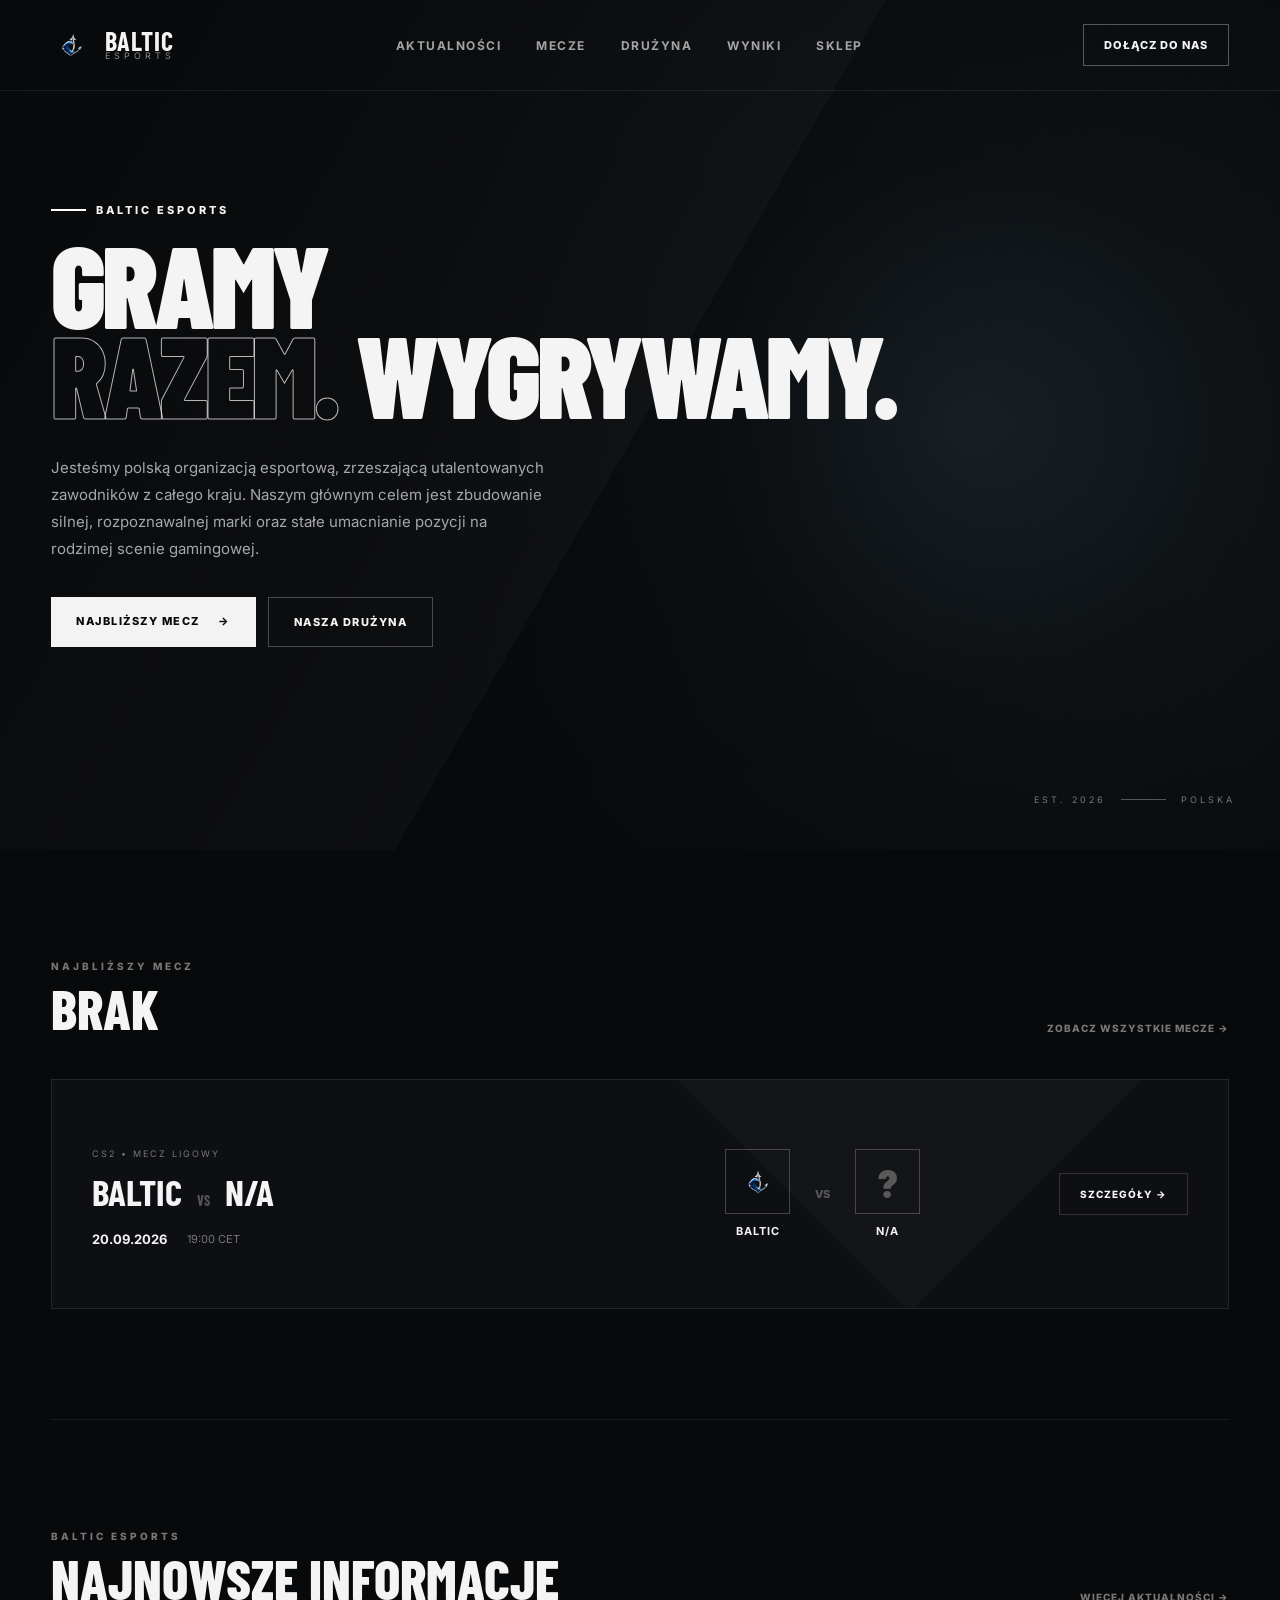
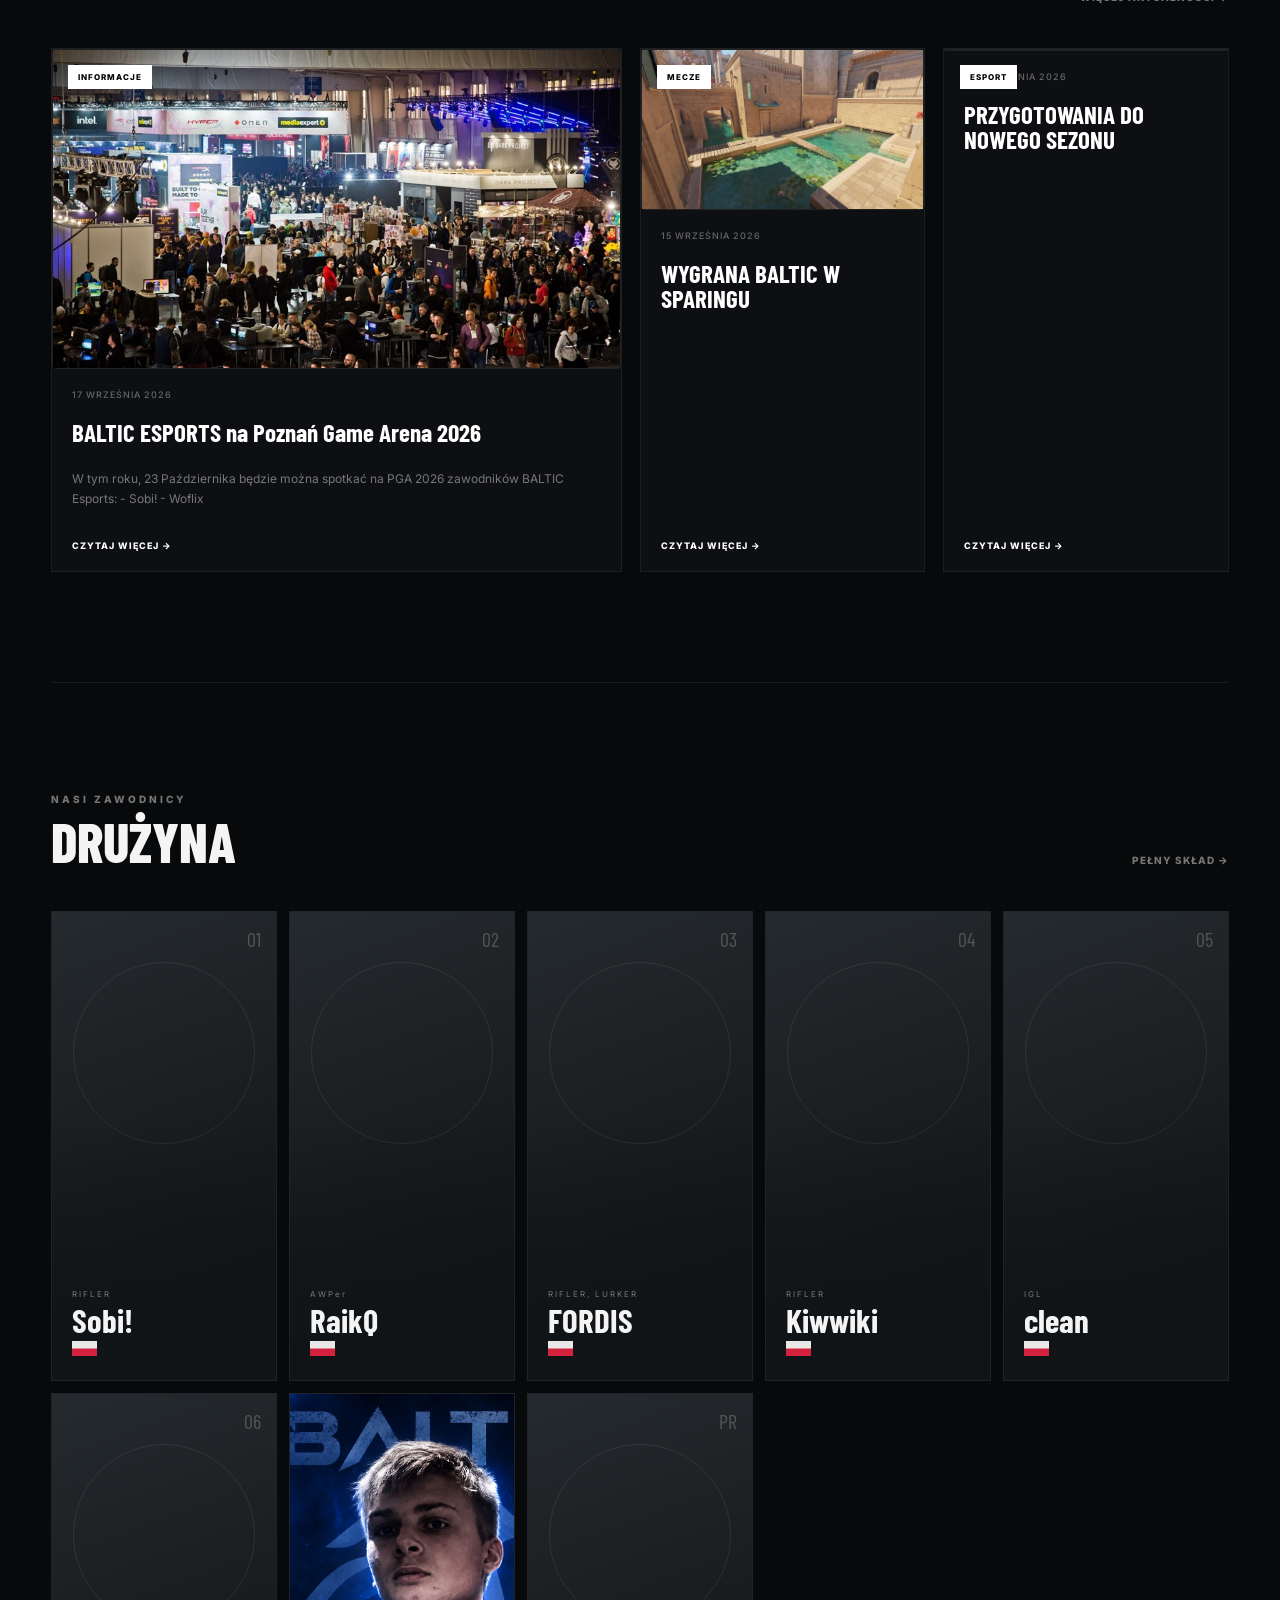
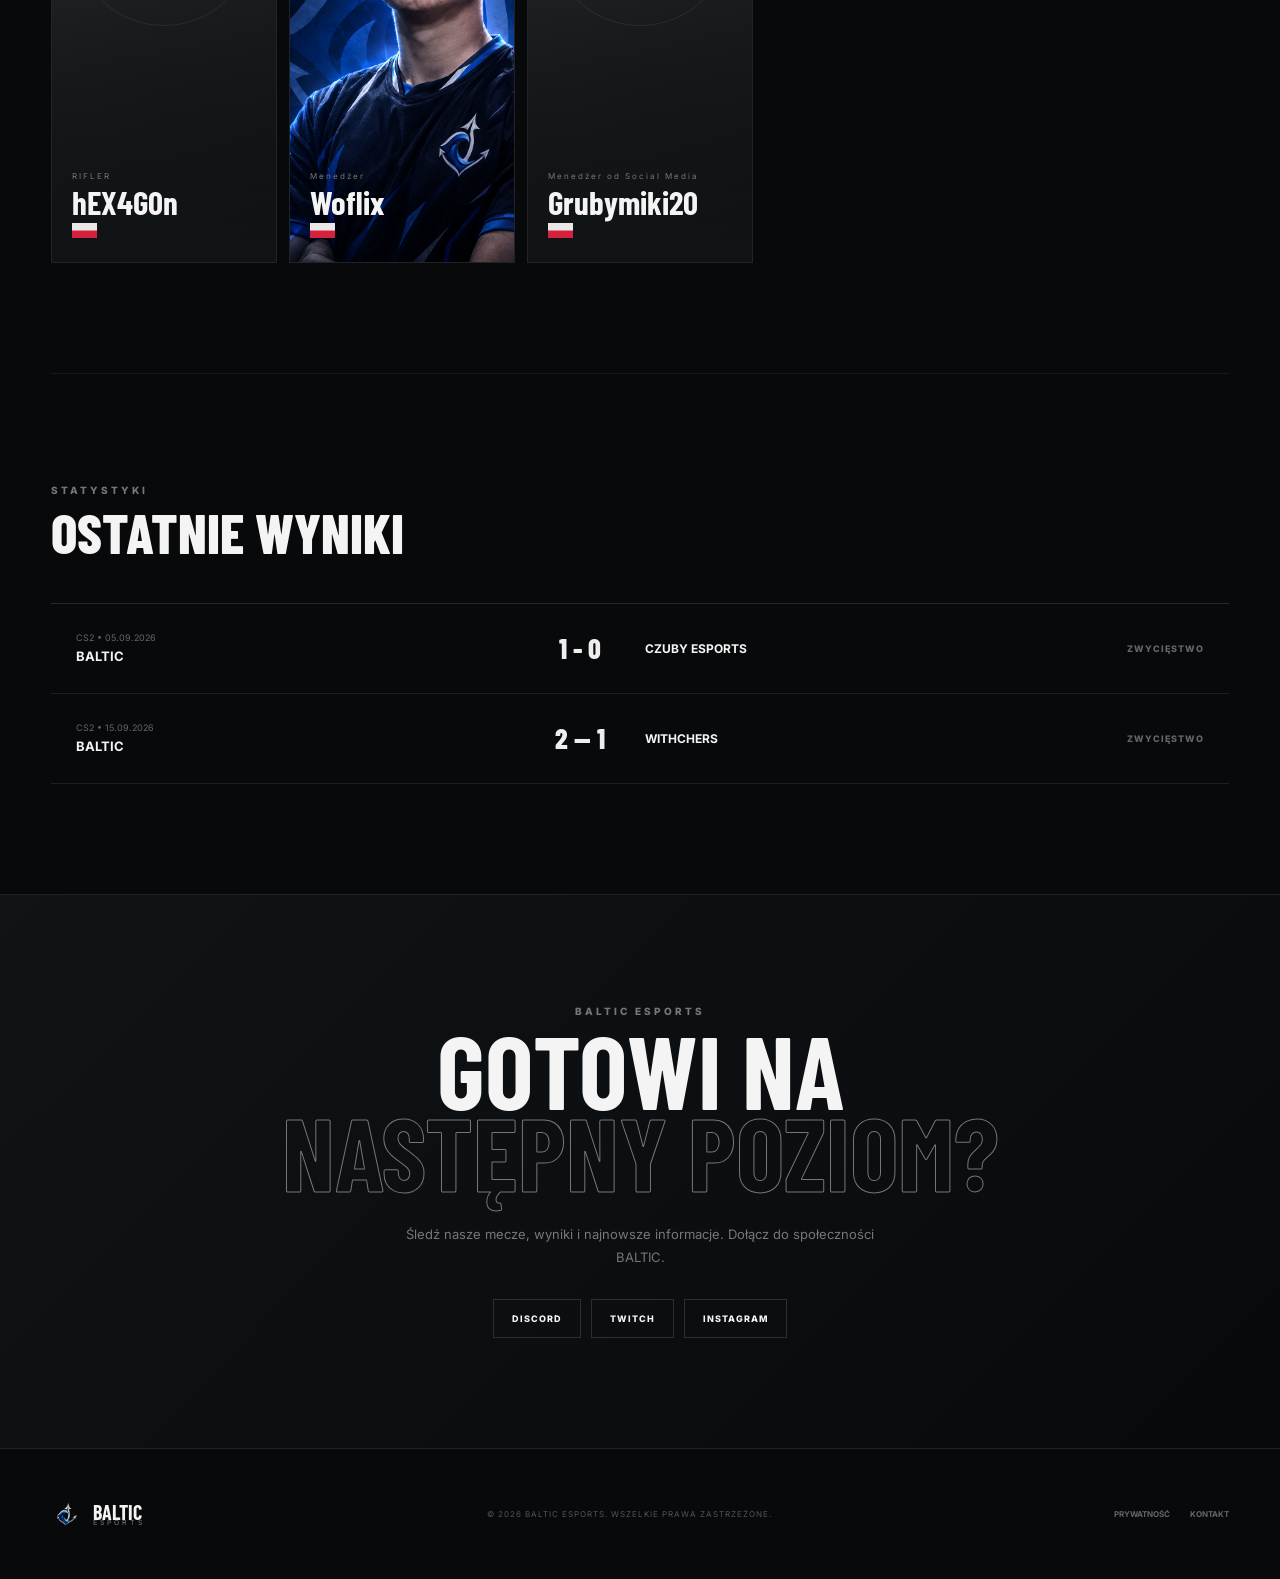
<file: index.html>
<!DOCTYPE html>
<html lang="pl">
<head>
    <meta charset="UTF-8">
    <meta name="viewport" content="width=device-width, initial-scale=1.0">
    <title>BALTIC Esports</title>
    <link rel="stylesheet" href="index.css">
</head>
<body>
    <header class="navbar">
        <div class="nav-container">
            <a href="#" class="logo">
                <div class="logo-mark"><img class="logobaltic" src="BalticLogo.png" alt="Baltic"></div>
                <div class="logo-text">
                    <strong>BALTIC</strong>
                    <span>ESPORTS</span>
                </div>
            </a>
            <nav>
                <a href="#aktualnosci">AKTUALNOŚCI</a>
                <a href="#mecze">MECZE</a>
                <a href="#druzyna">DRUŻYNA</a>
                <a href="#wyniki">WYNIKI</a>
                <a href="#sklep">SKLEP</a>
            </nav>
            <a href="#kontakt" class="nav-button">DOŁĄCZ DO NAS</a>
        </div>
    </header>
    <main>
        <section class="hero">
            <div class="hero-overlay"></div>
            <div class="hero-content">
                <div class="hero-label">
                    <span></span>
                    BALTIC ESPORTS
                </div>
                <h1>
                    GRAMY<br>
                    <span>RAZEM.</span>
                    WYGRYWAMY.
                </h1>
                <p>
                    Jesteśmy polską organizacją esportową, zrzeszającą utalentowanych zawodników z całego kraju. Naszym głównym celem jest zbudowanie silnej, rozpoznawalnej marki oraz stałe umacnianie pozycji na rodzimej scenie gamingowej.
                </p>
                <div class="hero-buttons">
                    <a href="#mecze" class="button primary">
                        NAJBLIŻSZY MECZ
                        <span>→</span>
                    </a>
                    <a href="#druzyna" class="button secondary">
                        NASZA DRUŻYNA
                    </a>
                </div>
            </div>
            <div class="hero-side">
                <span>EST. 2026</span>
                <div></div>
                <span>POLSKA</span>
            </div>
        </section>
        <section class="match-section" id="mecze">
            <div class="section-header">
                <div>
                    <span class="section-tag">NAJBLIŻSZY MECZ</span>
                    <h2>BRAK</h2>
                </div>
                <a href="#wyniki">ZOBACZ WSZYSTKIE MECZE →</a>
            </div>
            <div class="match-card">
                <div class="match-info">
                    <span class="match-label">CS2 • MECZ LIGOWY</span>
                    <h3>BALTIC <span>VS</span> N/A</h3>

                    <div class="match-date">
                        <strong>20.09.2026</strong>
                        <span>19:00 CET</span>
                    </div>
                </div>
                <div class="match-teams">
                    <div class="team">
                        <div class="team-logo"><img class="logobaltic" src="BalticLogo.png" alt="Baltic"></div>
                        <strong>BALTIC</strong>
                    </div>
                    <div class="vs">VS</div>
                    <div class="team">
                        <div class="enemy-logo">?</div>
                        <strong>N/A</strong>
                    </div>
                </div>
                <a href="#" class="match-button">SZCZEGÓŁY →</a>
            </div>
        </section>
        <section class="news-section" id="aktualnosci">
            <div class="section-header">
                <div>
                    <span class="section-tag">BALTIC ESPORTS</span>
                    <h2>NAJNOWSZE INFORMACJE</h2>
                </div>
                <a href="#">WIĘCEJ AKTUALNOŚCI →</a>
            </div>
            <div class="news-grid">
                <article class="news-card featured">
                    <div class="news-image image-one">
                        <img src="pga.jpg" alt="pga">
                        <span>INFORMACJE</span>
                    </div>
                    <div class="news-content">
                        <small>17 WRZEŚNIA 2026</small>
                        <h3>BALTIC ESPORTS na Poznań Game Arena 2026</h3>
                        <p>
                            W tym roku, 23 Października będzie można spotkać na PGA 2026 zawodników BALTIC Esports:
                            - Sobi!
                            - Woflix
                        </p>
                        <a href="/aktualnosci/">CZYTAJ WIĘCEJ →</a>
                    </div>
                </article>
                <article class="news-card">
                    <div class="news-image image-two">
                        <img src="anubis.jpg" alt="anubis">
                        <span>MECZE</span>
                    </div>
                    <div class="news-content">
                        <small>15 WRZEŚNIA 2026</small>
                        <h3>WYGRANA BALTIC W SPARINGU</h3>
                        <a href="/aktualnosci/">CZYTAJ WIĘCEJ →</a>
                    </div>
                </article>
                <article class="news-card">
                    <div class="news-image image-three">
                        <span>ESPORT</span>
                    </div>
                    <div class="news-content">
                        <small>08 WRZEŚNIA 2026</small>
                        <h3>PRZYGOTOWANIA DO NOWEGO SEZONU</h3>
                        <a href="#">CZYTAJ WIĘCEJ →</a>
                    </div>
                </article>
            </div>
        </section>
        <section class="team-section" id="druzyna">
            <div class="section-header">
                <div>
                    <span class="section-tag">NASI ZAWODNICY</span>
                    <h2>DRUŻYNA</h2>
                </div>
                <a href="#">PEŁNY SKŁAD →</a>
            </div>
            <div class="players">
                <div class="player">
                    <div class="player-number">01</div>
                    <div class="player-photo"></div>
                    <div class="player-info">
                        <span>RIFLER</span>
                        <h3>Sobi!</h3>
                        <small><img class="flaga" src="flagapolski.png" alt="polska"></small>
                    </div>
                </div>
                <div class="player">
                    <div class="player-number">02</div>
                    <div class="player-photo"></div>
                    <div class="player-info">
                        <span>AWPer</span>
                        <h3>RaikQ</h3>
                        <small><img class="flaga" src="flagapolski.png" alt="polska"></small>
                    </div>
                </div>
                <div class="player">
                    <div class="player-number">03</div>
                    <div class="player-photo"></div>
                    <div class="player-info">
                        <span>RIFLER, LURKER</span>
                        <h3>FORDIS</h3>
                        <small><img class="flaga" src="flagapolski.png" alt="polska"></small>
                    </div>
                    </div>
                <div class="player">
                    <div class="player-number">04</div>
                    <div class="player-photo"></div>
                    <div class="player-info">
                        <span>RIFLER</span>
                        <h3>Kiwwiki</h3>
                        <small><img class="flaga" src="flagapolski.png" alt="polska"></small>
                    </div>
                    </div>
                <div class="player">
                    <div class="player-number">05</div>
                    <div class="player-photo"></div>
                    <div class="player-info">
                        <span>IGL</span>
                        <h3>clean</h3>
                        <small><img class="flaga" src="flagapolski.png" alt="polska"></small>
                    </div>
                    </div>
                <div class="player">
                    <div class="player-number">06</div>
                    <div class="player-photo"></div>
                    <div class="player-info">
                        <span>RIFLER</span>
                        <h3>hEX4G0n</h3>
                        <small><img class="flaga" src="flagapolski.png" alt="polska"></small>
                    </div>
                    </div>
                <div class="player">
                    <div class="player-number">M</div>
                    <div class="player-photo"><img class="playerphoto" src="BALTIC_Woflix.png" alt="Woflix"></div>
                    <div class="player-info">
                        <span>Menedżer</span>
                        <h3>Woflix</h3>
                        <small><img class="flaga" src="flagapolski.png" alt="polska"></small>
                    </div>
                    </div>
                    <div class="player">
                    <div class="player-number">PR</div>
                    <div class="player-photo"></div>
                    <div class="player-info">
                        <span>Menedżer od Social Media</span>
                        <h3>Grubymiki20</h3>
                        <small><img class="flaga" src="flagapolski.png" alt="polska"></small>
                    </div>
                        </div>
            </div>
        </section>
        <section class="results-section" id="wyniki">
            <div class="section-header">
                <div>
                    <span class="section-tag">STATYSTYKI</span>
                    <h2>OSTATNIE WYNIKI</h2>
                </div>
            </div>
            <div class="results">
                <div class="result">
                    <div>
                        <span>CS2 • 05.09.2026</span>
                        <strong>BALTIC</strong>
                    </div>

                    <div class="score win">
                        1 - 0
                    </div>

                    <div class="opponent">
                        CZUBY ESPORTS
                    </div>

                    <div class="result-status">ZWYCIĘSTWO</div>
                </div>
                <div class="result">
                    <div>
                        <span>CS2 • 15.09.2026</span>
                        <strong>BALTIC</strong>
                    </div>
                    <div class="score win">
                        2 — 1
                    </div>
                    <div class="opponent">
                        WITHCHERS
                    </div>
                    <div class="result-status">ZWYCIĘSTWO</div>
                </div>

            </div>

        </section>
        <section class="cta" id="kontakt">
            <div class="cta-content">
                <span class="section-tag">BALTIC ESPORTS</span>
                <h2>
                    GOTOWI NA<br>
                    <span>NASTĘPNY POZIOM?</span>
                </h2>
                <p>
                    Śledź nasze mecze, wyniki i najnowsze informacje.
                    Dołącz do społeczności BALTIC.
                </p>
                <div class="social-buttons">
                    <a href="https://discord.gg/GJgg8WzSNc">DISCORD</a>
                    <a href="https://twitch.tv/Baltic_Live">TWITCH</a>
                    <a href="https://instragram.com/Woflix_">INSTAGRAM</a>
                </div>
            </div>
        </section>
    </main>
    <footer>
        <div class="footer-logo">
            <div class="logo-mark"><img class="logobaltic" src="BalticLogo.png" alt="Baltic"></div>
            <div>
                <strong>BALTIC</strong>
                <span>ESPORTS</span>
            </div>
        </div>
        <p>© 2026 BALTIC ESPORTS. WSZELKIE PRAWA ZASTRZEŻONE.</p>
        <div class="footer-links">
            <a href="#">PRYWATNOŚĆ</a>
            <a href="mailto:woflix@baltic-esports.com">KONTAKT</a>
        </div>
    </footer>
</body>
</html>
</file>
<file: index.css>
@import url('https://fonts.googleapis.com/css2?family=Barlow+Condensed:wght@400;500;600;700;800;900&family=Inter:wght@400;500;600;700;800&display=swap');


/* =========================
   RESET
========================= */

* {
    margin: 0;
    padding: 0;
    box-sizing: border-box;
}

html {
    scroll-behavior: smooth;
}

body {
    background: #08090b;
    color: #f4f4f4;
    font-family: "Inter", sans-serif;
}

a {
    color: inherit;
    text-decoration: none;
}


/* =========================
   NAVBAR
========================= */

.navbar {
    position: absolute;
    top: 0;
    left: 0;
    width: 100%;
    z-index: 20;
    border-bottom: 1px solid rgba(255,255,255,0.08);
}

.nav-container {
    width: min(1400px, 92%);
    margin: auto;
    height: 90px;

    display: flex;
    align-items: center;
    justify-content: space-between;
}

.logo {
    display: flex;
    align-items: center;
    gap: 12px;
}

.logo-mark {
    width: 42px;
    height: 42px;
    display: flex;
    align-items: center;
    justify-content: center;
    color: #08090b;
    font-family: "Barlow Condensed";
    font-size: 30px;
    font-weight: 900;
    transform: skew(-8deg);
}

.logo-text {
    display: flex;
    flex-direction: column;
    line-height: 0.85;
}

.logo-text strong {
    font-family: "Barlow Condensed";
    font-size: 26px;
    letter-spacing: 1px;
}

.logo-text span {
    font-size: 9px;
    letter-spacing: 4px;
    opacity: 0.55;
}

nav {
    display: flex;
    gap: 35px;
}

nav a {
    font-size: 12px;
    font-weight: 700;
    letter-spacing: 1.5px;
    opacity: 0.65;
    transition: 0.25s;
}

nav a:hover {
    opacity: 1;
}

.nav-button {
    padding: 13px 20px;
    border: 1px solid rgba(255,255,255,0.3);

    font-size: 11px;
    font-weight: 800;
    letter-spacing: 1px;

    transition: 0.25s;
}

.nav-button:hover {
    background: white;
    color: black;
}


/* =========================
   HERO
========================= */

.hero {
    height: 850px;
    min-height: 700px;

    position: relative;
    overflow: hidden;

    display: flex;
    align-items: center;

    background:
        linear-gradient(90deg, #08090b 0%, rgba(8,9,11,0.85) 38%, rgba(8,9,11,0.25) 100%),
        radial-gradient(circle at 75% 50%, #25343d 0%, #11171b 25%, #08090b 60%);
}

.hero::after {
    content: "";

    position: absolute;
    inset: 0;

    background:
        linear-gradient(120deg,
        transparent 0%,
        rgba(255,255,255,0.025) 50%,
        transparent 50%);

    pointer-events: none;
}

.hero-content {
    position: relative;
    z-index: 5;

    width: min(1400px, 92%);
    margin: auto;
}

.hero-label {
    display: flex;
    align-items: center;
    gap: 10px;

    font-size: 11px;
    font-weight: 800;
    letter-spacing: 3px;

    margin-bottom: 22px;
}

.hero-label span {
    width: 35px;
    height: 2px;
    background: white;
}

.hero h1 {
    font-family: "Barlow Condensed";
    font-size: clamp(80px, 9vw, 145px);
    font-weight: 900;
    line-height: 0.78;
    letter-spacing: -4px;
}

.hero h1 span {
    color: transparent;
    -webkit-text-stroke: 1px rgba(255,255,255,0.7);
}

.hero p {
    max-width: 500px;
    margin-top: 35px;

    font-size: 15px;
    line-height: 1.8;
    color: #a5a7aa;
}

.hero-buttons {
    display: flex;
    gap: 12px;
    margin-top: 35px;
}

.button {
    padding: 17px 25px;

    font-size: 11px;
    font-weight: 800;
    letter-spacing: 1.5px;

    transition: 0.25s;
}

.button.primary {
    background: #f3f3f3;
    color: #08090b;
}

.button.primary span {
    margin-left: 15px;
}

.button.primary:hover {
    transform: translateY(-3px);
}

.button.secondary {
    border: 1px solid rgba(255,255,255,0.25);
}

.button.secondary:hover {
    background: rgba(255,255,255,0.08);
}

.hero-side {
    position: absolute;
    right: 45px;
    bottom: 45px;

    display: flex;
    align-items: center;
    gap: 15px;

    font-size: 9px;
    letter-spacing: 3px;
    color: #777;
}

.hero-side div {
    width: 45px;
    height: 1px;
    background: #555;
}


/* =========================
   GENERAL SECTIONS
========================= */

section:not(.hero) {
    width: min(1400px, 92%);
    margin: auto;
    padding: 110px 0;
}

.section-header {
    display: flex;
    align-items: end;
    justify-content: space-between;

    margin-bottom: 45px;
}

.section-tag {
    display: block;

    font-size: 10px;
    font-weight: 800;
    letter-spacing: 3px;

    color: #777;

    margin-bottom: 12px;
}

.section-header h2 {
    font-family: "Barlow Condensed";
    font-size: 55px;
    line-height: 0.9;
    font-weight: 800;
}

.section-header > a {
    font-size: 10px;
    font-weight: 800;
    letter-spacing: 1px;
    color: #777;
}

.section-header > a:hover {
    color: white;
}


/* =========================
   MATCH
========================= */

.match-section {
    border-bottom: 1px solid #17191c;
}

.match-card {
    min-height: 230px;

    padding: 40px;

    border: 1px solid #24272b;
    background: #0d0f12;

    display: grid;
    grid-template-columns: 1.2fr 1fr auto;
    align-items: center;
    gap: 30px;

    position: relative;
    overflow: hidden;
}

.match-card::before {
    content: "";

    position: absolute;
    width: 400px;
    height: 400px;

    right: 10%;
    top: -250px;

    background: rgba(255,255,255,0.025);
    transform: rotate(45deg);
}

.match-label {
    font-size: 9px;
    letter-spacing: 2px;
    color: #777;
}

.match-info h3 {
    font-family: "Barlow Condensed";
    font-size: 37px;
    margin: 8px 0 18px;
}

.match-info h3 span {
    font-size: 14px;
    color: #555;
    margin: 0 8px;
}

.match-date {
    display: flex;
    gap: 20px;
    align-items: center;
}

.match-date strong {
    font-size: 13px;
}

.match-date span {
    color: #777;
    font-size: 11px;
}

.match-teams {
    display: flex;
    align-items: center;
    justify-content: center;
    gap: 25px;
}

.team {
    display: flex;
    flex-direction: column;
    align-items: center;
    gap: 10px;
}

.team-logo,
.enemy-logo {
    width: 65px;
    height: 65px;

    display: flex;
    align-items: center;
    justify-content: center;

    font-family: "Barlow Condensed";
    font-size: 40px;
    font-weight: 900;

    border: 1px solid #444;
}

.enemy-logo {
    color: #555;
}

.team strong {
    font-size: 11px;
    letter-spacing: 1px;
}

.vs {
    color: #555;
    font-size: 11px;
    font-weight: 800;
}

.match-button {
    padding: 14px 20px;

    border: 1px solid #333;

    font-size: 10px;
    font-weight: 800;
    letter-spacing: 1px;

    transition: 0.25s;
}

.match-button:hover {
    background: white;
    color: black;
}


/* =========================
   NEWS
========================= */

.news-grid {
    display: grid;
    grid-template-columns: 2fr 1fr 1fr;
    gap: 18px;
}

/* GŁÓWNA KARTA */
.news-card {
  background: #0d0f12;
  border: 1px solid #1b1e22;
  overflow: hidden;
  display: flex;
  flex-direction: column; /* Układa elementy w pionie: najpierw obrazek, potem treść */
  height: 100%; /* Sprawia, że karty w jednym rzędzie mają równą wysokość */
}

/* KONTENER NA OBRAZEK */
.news-image {
  position: relative; /* Pozwala na pozycjonowanie absolutne napisu (MECZE, ESPORT) */
  width: 100%;
  height: 240px; /* Stała wysokość dla obrazków w zwykłych kartach */
  flex-shrink: 0; /* Zapobiega kurczeniu się obrazka */
}

/* KARTA WYRÓŻNIONA (Pierwsza z lewej) */
.featured .news-image {
  height: 320px; /* Pierwsza karta może mieć większy obrazek */
}

/* DOPASOWANIE SAMEGO OBRAZKA */
.news-image img {
  width: 100%;
  height: 100%;
  object-fit: cover; /* Obrazek wypełnia idealnie przestrzeń bez zniekształceń */
  display: block;
}

/* ETYKIETY (INFORMACJE, MECZE, ESPORT) */
.news-image span {
  position: absolute;
  top: 15px;
  left: 15px;
  z-index: 5;
  background: #ffffff;
  color: #000000;
  padding: 5px 10px;
  font-size: 11px;
  font-weight: bold;
  text-transform: uppercase;
  letter-spacing: 1px;
}

/* KONTENER Z TEKSTEM POD OBRAZKIEM */
.news-content {
  padding: 20px;
  display: flex;
  flex-direction: column;
  flex-grow: 1; /* Sprawia, że stopka z linkiem zawsze ląduje na samym dole */
  gap: 10px;    /* Równe odstępy między datą, tytułem a linkiem */
}

.news-content small {
  color: #64748b;
  font-size: 12px;
  font-weight: 500;
}

.news-content h3 {
  color: #ffffff;
  font-size: 18px;
  line-height: 1.4;
  margin: 0;
}

.news-content p {
  color: #94a3b8;
  font-size: 14px;
  line-height: 1.5;
  margin: 0 0 10px 0;
}

.news-content a {
  color: #ffffff;
  text-decoration: none;
  font-size: 13px;
  font-weight: bold;
  margin-top: auto; /* Wypycha link "CZYTAJ WIĘCEJ" na dół karty */
  display: inline-block;
}

.news-content a:hover {
  text-decoration: underline;
}

/* GRADIENTY DLA KART BEZ OBRAZKÓW */
.image-two {
  background: linear-gradient(135deg, #283034, #0b0d0f);
}

.image-three {
  background: linear-gradient(135deg, #20262b, #0a0b0d);
}

}

.featured .news-image {
    height: 350px;
}

.image-two {
    background:
        linear-gradient(135deg, #283034, #0b0d0f);
}

.image-three {
    background:
        linear-gradient(135deg, #303234, #0a0b0c);
}

.news-image span {
    padding: 7px 10px;
    background: white;
    color: black;

    font-size: 8px;
    font-weight: 800;
    letter-spacing: 1px;
}

.news-content small {
    font-size: 9px;
    color: #666;
    letter-spacing: 1px;
}

.news-content h3 {
    font-family: "Barlow Condensed";
    font-size: 25px;
    line-height: 1;

    margin: 10px 0 14px;
}

.news-content p {
    color: #777;
    font-size: 12px;
    line-height: 1.7;
    margin-bottom: 20px;
}

.news-content a {
    font-size: 9px;
    font-weight: 800;
    letter-spacing: 1px;
}


/* =========================
   TEAM
========================= */

.team-section {
    border-top: 1px solid #17191c;
}

.players {
    display: grid;
    grid-template-columns: repeat(5, 1fr);
    gap: 12px;
}

.player {
    height: 470px;

    position: relative;
    overflow: hidden;

    background:
        linear-gradient(160deg, #252a2e, #0d0f11);

    border: 1px solid #202328;

    transition: 0.3s;
}

.player:hover {
    transform: translateY(-8px);
    border-color: #555;
}

.player::before {
    content: "";

    position: absolute;
    width: 180px;
    height: 180px;

    top: 50px;
    left: 50%;

    transform: translateX(-50%);

    border-radius: 50%;

    border: 1px solid rgba(255,255,255,0.08);
}

.player-photo {
    position: absolute;
    width: 100%;
    height: 80%;
    bottom: 0;
    background:
        linear-gradient(
            to top,
            #111417 0%,
            transparent 70%
        );
}
.playerphoto {
   height: 470px;
   position: absolute;
   left: -30%;
   bottom: 0;
}

.player-number {
    position: absolute;

    right: 15px;
    top: 15px;

    font-family: "Barlow Condensed";
    font-size: 20px;
    color: #555;
}

.player-info {
    position: absolute;

    bottom: 20px;
    left: 20px;

    z-index: 2;
}

.player-info span {
    font-size: 8px;
    letter-spacing: 2px;
    color: #777;
}

.player-info h3 {
    font-family: "Barlow Condensed";
    font-size: 33px;
    line-height: 0.9;
    margin: 5px 0;
}

.player-info small {
    font-size: 9px;
    color: #aaa;
}


/* =========================
   RESULTS
========================= */

.results-section {
    border-top: 1px solid #17191c;
}

.results {
    border-top: 1px solid #25282b;
}

.result {
    min-height: 90px;

    padding: 20px 25px;

    display: grid;
    grid-template-columns: 1fr 130px 1fr 120px;
    align-items: center;

    border-bottom: 1px solid #1d2023;
}

.result > div:first-child {
    display: flex;
    flex-direction: column;
    gap: 5px;
}

.result span {
    color: #666;
    font-size: 9px;
}

.result strong {
    font-size: 13px;
}

.score {
    font-family: "Barlow Condensed";
    font-size: 28px;
    font-weight: 800;
    text-align: center;
}

.score.win {
    color: #eee;
}

.score.loss {
    color: #777;
}

.opponent {
    font-size: 12px;
    font-weight: 700;
   float: right;
}

.result-status {
    text-align: right;
    font-size: 9px;
    font-weight: 800;
    letter-spacing: 1px;
    color: #666;
}


/* =========================
   CTA
========================= */

.cta {
    width: 100% !important;

    text-align: center;

    background:
        linear-gradient(
            135deg,
            #101417,
            #08090b
        );

    border-top: 1px solid #202326;
    border-bottom: 1px solid #202326;
}

.cta-content {
    max-width: 750px;
    margin: auto;
}

.cta h2 {
    font-family: "Barlow Condensed";
    font-size: clamp(65px, 8vw, 110px);
    line-height: 0.8;
    margin-bottom: 30px;
}

.cta h2 span {
    color: transparent;
    -webkit-text-stroke: 1px #777;
}

.cta p {
    color: #777;
    font-size: 13px;
    line-height: 1.8;
    max-width: 500px;
    margin: auto;
}

.social-buttons {
    margin-top: 30px;

    display: flex;
    justify-content: center;
    gap: 10px;
}

.social-buttons a {
    padding: 13px 18px;

    border: 1px solid #2c2f32;

    font-size: 9px;
    font-weight: 800;
    letter-spacing: 1px;

    transition: 0.25s;
}

.social-buttons a:hover {
    background: white;
    color: black;
}


/* =========================
   FOOTER
========================= */

footer {
    min-height: 130px;

    width: min(1400px, 92%);
    margin: auto;

    display: flex;
    align-items: center;
    justify-content: space-between;

    gap: 30px;
}

.footer-logo {
    display: flex;
    align-items: center;
    gap: 10px;
}

.footer-logo .logo-mark {
    width: 32px;
    height: 32px;
    font-size: 22px;
}

.footer-logo > div:last-child {
    display: flex;
    flex-direction: column;
    line-height: 0.8;
}

.footer-logo strong {
    font-family: "Barlow Condensed";
    font-size: 20px;
}

.footer-logo span {
    font-size: 7px;
    letter-spacing: 3px;
    color: #777;
}

footer p {
    color: #555;
    font-size: 8px;
    letter-spacing: 1px;
}

.footer-links {
    display: flex;
    gap: 20px;
}

.footer-links a {
    color: #666;
    font-size: 8px;
    font-weight: 700;
}

.footer-links a:hover {
    color: white;
}


/* =========================
   RESPONSIVE
========================= */

@media (max-width: 1000px) {

    nav {
        display: none;
    }

    .match-card {
        grid-template-columns: 1fr;
        text-align: center;
    }

    .match-date {
        justify-content: center;
    }

    .news-grid {
        grid-template-columns: 1fr;
    }

    .players {
        grid-template-columns: repeat(2, 1fr);
    }

    .result {
        grid-template-columns: 1fr 100px 1fr;
    }

    .result-status {
        display: none;
    }

    footer {
        flex-direction: column;
        justify-content: center;
        padding: 40px 0;
    }
}


@media (max-width: 600px) {

    .nav-button {
        display: none;
    }

    .hero {
        height: 750px;
    }

    .hero h1 {
        font-size: 70px;
        letter-spacing: -2px;
    }

    .hero p {
        font-size: 13px;
    }

    .hero-buttons {
        flex-direction: column;
        width: 220px;
    }

    .section-header {
        align-items: start;
        flex-direction: column;
        gap: 20px;
    }

    .section-header h2 {
        font-size: 43px;
    }

    section:not(.hero) {
        padding: 75px 0;
    }

    .players {
        grid-template-columns: 1fr;
    }

    .player {
        height: 420px;
    }

    .result {
        grid-template-columns: 1fr 90px 1fr;
        padding: 20px 10px;
    }

    .opponent {
        text-align: right;
    }

    .social-buttons {
        flex-direction: column;
        width: 200px;
        margin-left: auto;
        margin-right: auto;
    }
}
.flaga {
   width: 25px;
}
.logobaltic {
   width: 30px;
}
.newsimage {
   width: 250px;
   float: left;
}
.news-article-container {
    max-width: 1200px;
    margin: 120px auto 60px auto;
    padding: 0 20px;
    color: #ffffff;
}

.article-category {
    color: #666;
    font-size: 12px;
    text-transform: uppercase;
    letter-spacing: 2px;
    display: block;
    margin-bottom: 10px;
}

.article-title {
    font-size: 42px;
    font-weight: 800;
    text-transform: uppercase;
    margin-bottom: 20px;
    letter-spacing: -1px;
}

.article-separator {
    width: 100%;
    height: 1px;
    background-color: #222;
    margin-bottom: 40px;
}

.article-content-wrapper {
    display: flex;
    gap: 50px;
    align-items: flex-start;
}

.article-text {
    flex: 1;
    font-size: 18px;
    line-height: 1.6;
    color: #cccccc;
}

.article-text p {
    margin-bottom: 20px;
}

.article-list {
    margin-bottom: 20px;
    padding-left: 20px;
}

.article-list li {
    margin-bottom: 8px;
    color: #ffffff;
}

.article-image-box {
    flex: 1;
}

.news-image {
    width: 100%;
    height: auto;
    border-radius: 4px;
    border: 1px solid #222;
}

.btn-back {
    display: inline-block;
    margin-top: 30px;
    color: #ffffff;
    text-decoration: none;
    font-size: 14px;
    border-bottom: 1px solid transparent;
    transition: border 0.2s;
}

.btn-back:hover {
    border-bottom: 1px solid #ffffff;
}

@media (max-width: 768px) {
    .article-content-wrapper {
        flex-direction: column;
    }
    .article-title {
        font-size: 32px;
    }
}
</file>
